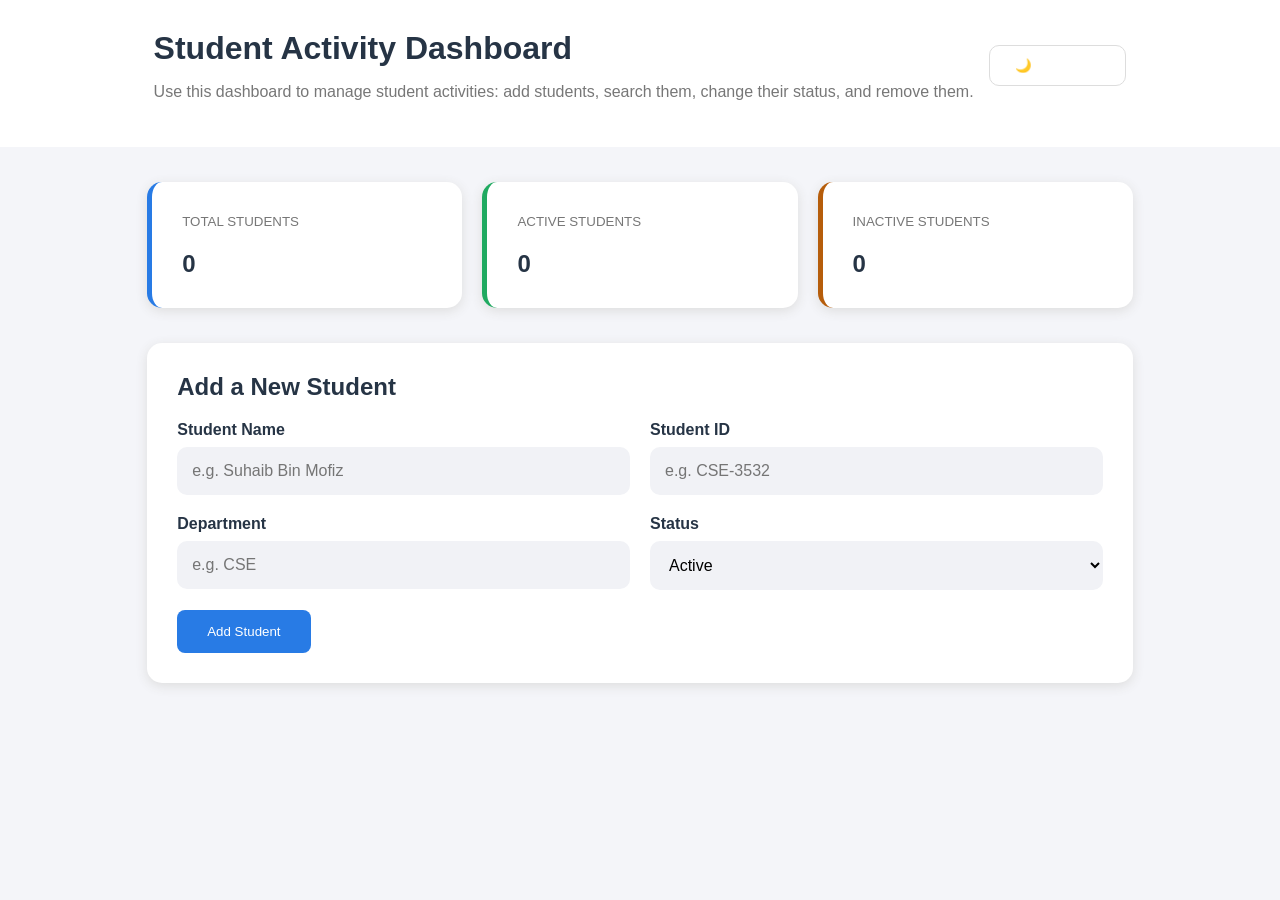
<file: index.html>
<!DOCTYPE html>
<html>
<head>
<title>Student Dashboard</title>
<style>
*{box-sizing:border-box}
body{margin:0;font-family:Arial;background:#f4f5f9;color:#263445}
header{background:white;padding:30px 12%;position:relative}
h1{margin:0 0 15px}
p{color:#777}
.dark{position:absolute;right:12%;top:25px;padding:12px 25px;border:1px solid #ddd;border-radius:10px;background:white}

.container{width:77%;margin:35px auto}
.top{display:grid;grid-template-columns:repeat(3,1fr);gap:20px}
.card{background:white;padding:30px;border-radius:15px;box-shadow:0 3px 12px #ddd}
.card:nth-child(1){border-left:5px solid #287be5}
.card:nth-child(2){border-left:5px solid #20aa61}
.card:nth-child(3){border-left:5px solid #b65d0b}
.card small{color:#777}
.card h2{margin-bottom:0}

.form{background:white;margin-top:35px;padding:30px;border-radius:15px;box-shadow:0 3px 12px #ddd}
.form h2{margin-top:0}
.grid{display:grid;grid-template-columns:1fr 1fr;gap:20px}
label{display:block;margin-bottom:8px;font-weight:bold}
input,select{width:100%;padding:15px;border:0;border-radius:10px;background:#f1f2f6;font-size:16px}
button{margin-top:20px;padding:14px 30px;border:0;border-radius:8px;background:#287be5;color:white}
</style>
</head>

<body>

<header>
<h1>Student Activity Dashboard</h1>
<p>Use this dashboard to manage student activities: add students, search them, change their status, and remove them.</p>
<button class="dark">🌙 Dark Mode</button>
</header>

<div class="container">

<div class="top">
<div class="card"><small>TOTAL STUDENTS</small><h2>0</h2></div>
<div class="card"><small>ACTIVE STUDENTS</small><h2>0</h2></div>
<div class="card"><small>INACTIVE STUDENTS</small><h2>0</h2></div>
</div>

<div class="form">
<h2>Add a New Student</h2>

<div class="grid">
<div>
<label>Student Name</label>
<input placeholder="e.g. Suhaib Bin Mofiz">
</div>

<div>
<label>Student ID</label>
<input placeholder="e.g. CSE-3532">
</div>

<div>
<label>Department</label>
<input placeholder="e.g. CSE">
</div>

<div>
<label>Status</label>
<select>
<option>Active</option>
<option>Inactive</option>
</select>
</div>
</div>

<button>Add Student</button>
</div>

</div>
</body>
</html>
</file>
